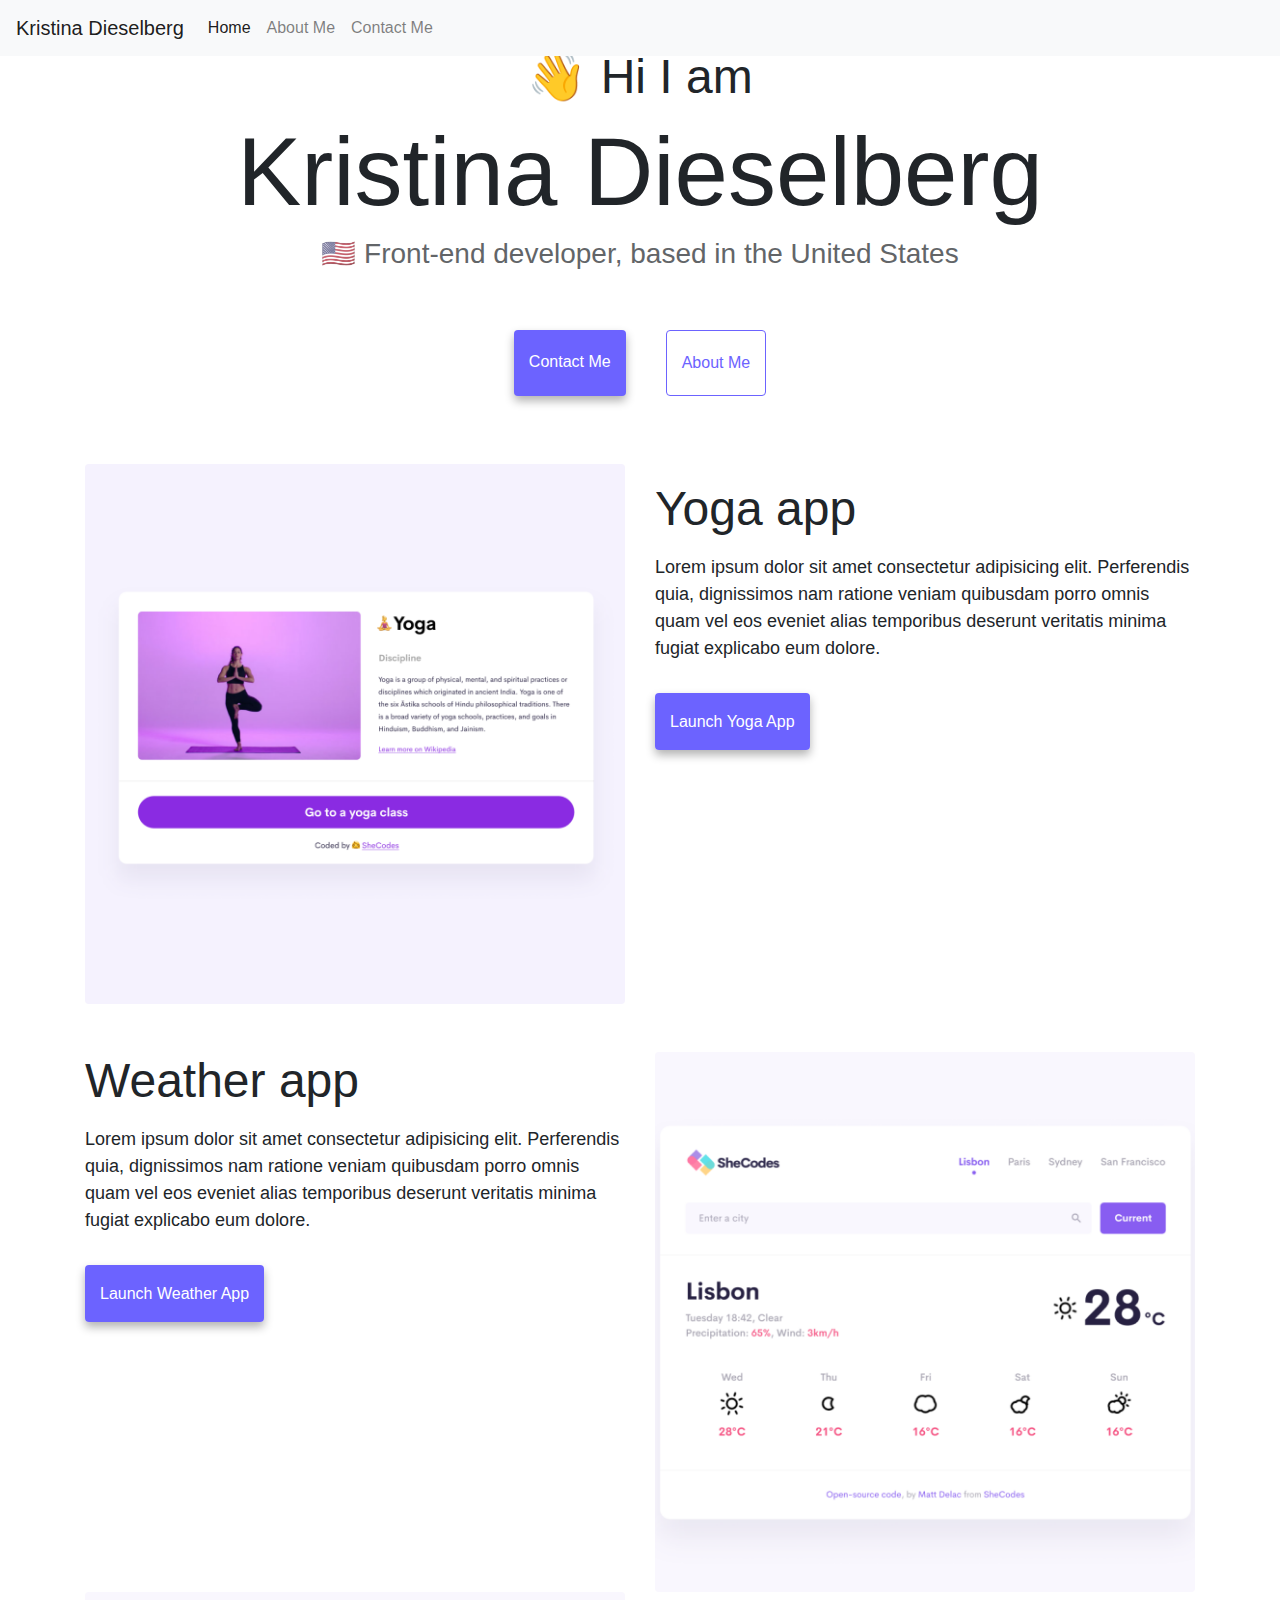
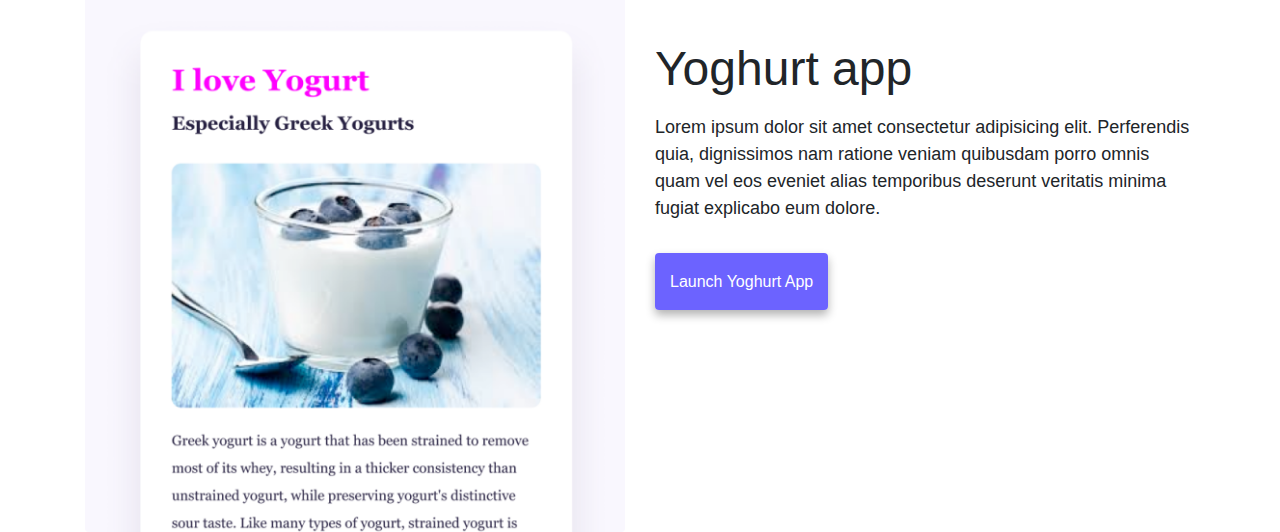
<file: index.html>
<!DOCTYPE html>
<html lang="en">
  <head>
    <meta charset="UTF-8" />
    <meta http-equiv="X-UA-Compatible" content="IE=edge" />
    <meta name="viewport" content="width=device-width, initial-scale=1.0" />
    <meta
      name="Description"
      content="Front-End Developer Kristina Dieselberg sample site homepage with work on yoga weather app and yoghurt"
    />
    <title>Front-End Developer Kristina Dieselberg</title>
    <link rel="stylesheet" href="style.css" />
    <link
      rel="stylesheet"
      href="https://cdn.jsdelivr.net/npm/bootstrap@4.4.1/dist/css/bootstrap.min.css"
      integrity="sha384-Vkoo8x4CGsO3+Hhxv8T/Q5PaXtkKtu6ug5TOeNV6gBiFeWPGFN9MuhOf23Q9Ifjh"
      crossorigin="anonymous"
    />
    <script
      src="https://code.jquery.com/jquery-3.4.1.slim.min.js"
      integrity="sha384-J6qa4849blE2+poT4WnyKhv5vZF5SrPo0iEjwBvKU7imGFAV0wwj1yYfoRSJoZ+n"
      crossorigin="anonymous"
    ></script>
    <script
      src="https://cdn.jsdelivr.net/npm/popper.js@1.16.0/dist/umd/popper.min.js"
      integrity="sha384-Q6E9RHvbIyZFJoft+2mJbHaEWldlvI9IOYy5n3zV9zzTtmI3UksdQRVvoxMfooAo"
      crossorigin="anonymous"
    ></script>
    <script
      src="https://cdn.jsdelivr.net/npm/bootstrap@4.4.1/dist/js/bootstrap.min.js"
      integrity="sha384-wfSDF2E50Y2D1uUdj0O3uMBJnjuUD4Ih7YwaYd1iqfktj0Uod8GCExl3Og8ifwB6"
      crossorigin="anonymous"
    ></script>
  </head>
  <body>
    <nav class="navbar navbar-expand-lg navbar-light bg-light fixed-top">
      <a class="navbar-brand" href="../index.html">Kristina Dieselberg</a>
      <button
        class="navbar-toggler"
        type="button"
        data-toggle="collapse"
        data-target="#navbarNavAltMarkup"
        aria-controls="navbarNavAltMarkup"
        aria-expanded="false"
        aria-label="Toggle navigation"
      >
        <span class="navbar-toggler-icon"></span>
      </button>
      <div class="collapse navbar-collapse" id="navbarNavAltMarkup">
        <div class="navbar-nav">
          <a class="nav-item nav-link active" href="#"
            >Home <span class="sr-only">(current)</span></a
          >
          <a class="nav-item nav-link" href="about.html">About Me</a>
          <a class="nav-item nav-link" href="about.html#contact">Contact Me</a>
        </div>
      </div>
    </nav>
    <h2 class="text-center mt-5">👋 Hi I am</h2>
    <h1 class="text-center">Kristina Dieselberg</h1>
    <h3 class="text-center">
      🇺🇸 Front-end developer, based in the United States
    </h3>
    <div class="navigation-links mb-5">
      <a
        href="about.html#contact"
        class="contact-link text-decoration-none"
        title="get in contact with me"
        >Contact me</a
      >
      <a
        href="about.html"
        class="about-link text-decoration-none"
        title="learn more about me"
        >About me</a
      >
    </div>
    <div class="container">
      <div class="row">
        <div class="col-md-6">
          <img
            src="images/yoga.png"
            alt="picture of yoga pose"
            class="img-fluid rounded"
          />
        </div>
        <div class="col-md-6">
          <h2 class="mb-3 mt-3">Yoga app</h2>
          <p class="launch-paragraph mb-5">
            Lorem ipsum dolor sit amet consectetur adipisicing elit. Perferendis
            quia, dignissimos nam ratione veniam quibusdam porro omnis quam vel
            eos eveniet alias temporibus deserunt veritatis minima fugiat
            explicabo eum dolore.
          </p>
          <a
            href="#"
            class="launch-buttons text-decoration-none"
            title="learn about yoga"
          >
            Launch Yoga app
          </a>
        </div>
        <div class="w-100"></div>
        <div class="col-md-6">
          <h2 class="mb-3 mt-5">Weather app</h2>

          <p class="launch-paragraph mb-5">
            Lorem ipsum dolor sit amet consectetur adipisicing elit. Perferendis
            quia, dignissimos nam ratione veniam quibusdam porro omnis quam vel
            eos eveniet alias temporibus deserunt veritatis minima fugiat
            explicabo eum dolore.
          </p>
          <a
            href="#"
            class="launch-buttons text-decoration-none"
            title="check the weather"
          >
            Launch Weather app
          </a>
        </div>
        <div class="col-md-6">
          <img
            src="images/weather.png"
            alt="weather application image photo"
            class="img-fluid mt-5 rounded"
          />
        </div>
        <div class="w-100"></div>
        <div class="col-md-6">
          <img
            src="images/yogurt.png"
            alt="image of yogurt"
            class="img-fluid rounded"
          />
        </div>
        <div class="col-md-6">
          <h2 class="mb-3 mt-5">Yoghurt app</h2>
          <p class="launch-paragraph mb-5">
            Lorem ipsum dolor sit amet consectetur adipisicing elit. Perferendis
            quia, dignissimos nam ratione veniam quibusdam porro omnis quam vel
            eos eveniet alias temporibus deserunt veritatis minima fugiat
            explicabo eum dolore.
          </p>
          <a
            href="#"
            class="launch-buttons mb-5 text-decoration-none"
            title="check out the best yoghurt"
          >
            Launch Yoghurt app
          </a>
        </div>
      </div>
    </div>
  </body>
</html>
</file>
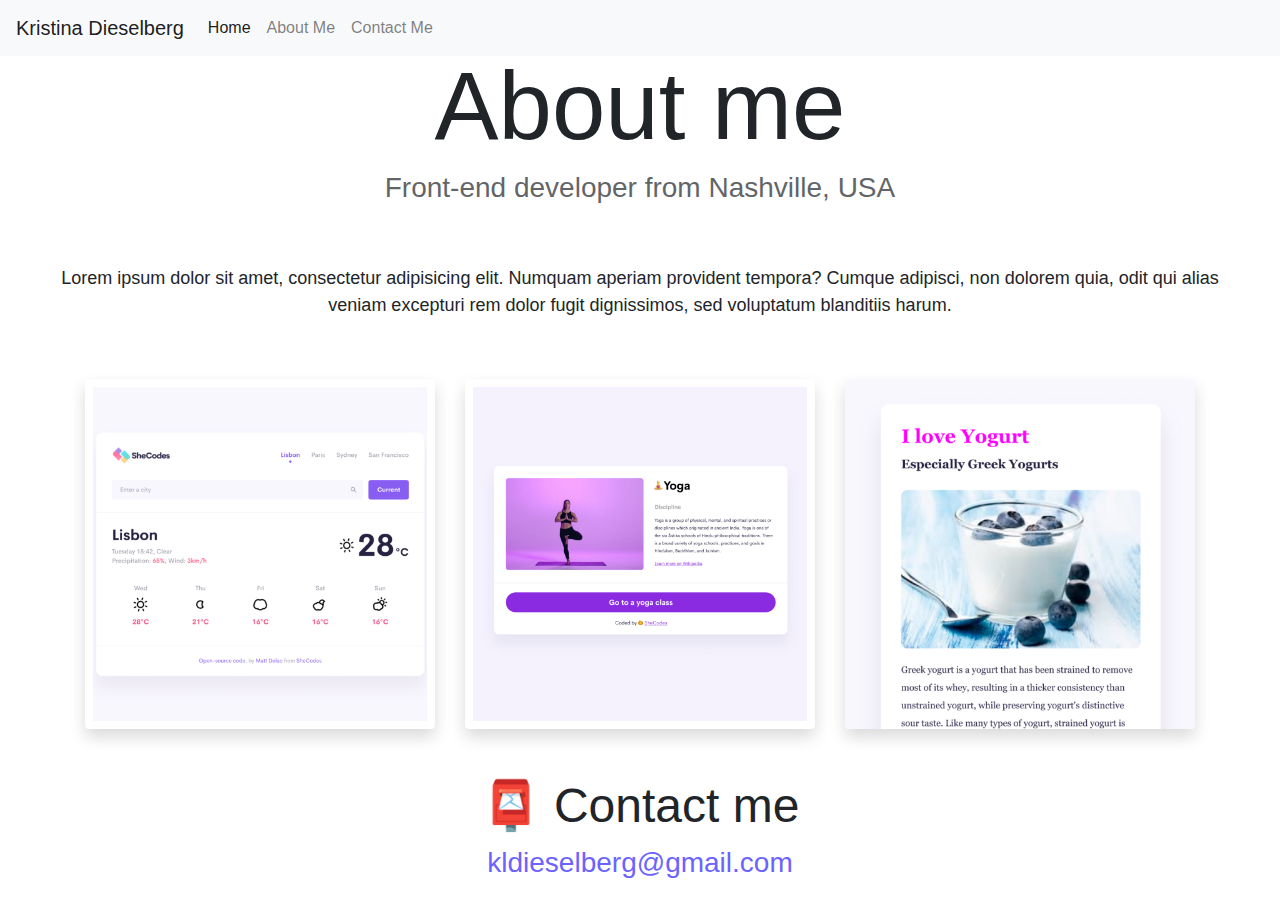
<file: about.html>
<!DOCTYPE html>
<html lang="en">
  <head>
    <meta charset="UTF-8" />
    <meta http-equiv="X-UA-Compatible" content="IE=edge" />
    <meta name="viewport" content="width=device-width, initial-scale=1.0" />
    <meta
      name="Description"
      content="Front-End Developer Kristina Dieselberg sample site about Kristina"
    />
    <link rel="stylesheet" href="style.css" />
    <link
      rel="stylesheet"
      href="https://cdn.jsdelivr.net/npm/bootstrap@4.4.1/dist/css/bootstrap.min.css"
      integrity="sha384-Vkoo8x4CGsO3+Hhxv8T/Q5PaXtkKtu6ug5TOeNV6gBiFeWPGFN9MuhOf23Q9Ifjh"
      crossorigin="anonymous"
    />
    <script
      src="https://code.jquery.com/jquery-3.4.1.slim.min.js"
      integrity="sha384-J6qa4849blE2+poT4WnyKhv5vZF5SrPo0iEjwBvKU7imGFAV0wwj1yYfoRSJoZ+n"
      crossorigin="anonymous"
    ></script>
    <script
      src="https://cdn.jsdelivr.net/npm/popper.js@1.16.0/dist/umd/popper.min.js"
      integrity="sha384-Q6E9RHvbIyZFJoft+2mJbHaEWldlvI9IOYy5n3zV9zzTtmI3UksdQRVvoxMfooAo"
      crossorigin="anonymous"
    ></script>
    <script
      src="https://cdn.jsdelivr.net/npm/bootstrap@4.4.1/dist/js/bootstrap.min.js"
      integrity="sha384-wfSDF2E50Y2D1uUdj0O3uMBJnjuUD4Ih7YwaYd1iqfktj0Uod8GCExl3Og8ifwB6"
      crossorigin="anonymous"
    ></script>
    <title>About Kristina</title>
  </head>
  <body>
    <nav class="navbar navbar-expand-lg navbar-light bg-light fixed-top">
      <a class="navbar-brand" href="../index.com">Kristina Dieselberg</a>
      <button
        class="navbar-toggler"
        type="button"
        data-toggle="collapse"
        data-target="#navbarNavAltMarkup"
        aria-controls="navbarNavAltMarkup"
        aria-expanded="false"
        aria-label="Toggle navigation"
      >
        <span class="navbar-toggler-icon"></span>
      </button>
      <div class="collapse navbar-collapse" id="navbarNavAltMarkup">
        <div class="navbar-nav">
          <a class="nav-item nav-link active" href="index.html"
            >Home <span class="sr-only">(current)</span></a
          >
          <a class="nav-item nav-link" href="about.html">About Me</a>
          <a class="nav-item nav-link" href="about.html#contact">Contact Me</a>
        </div>
      </div>
    </nav>
    <h1 class="text-center mt-5">About me</h1>
    <h3 class="text-center">Front-end developer from Nashville, USA</h3>
    <div class="about-paragraphs text-center">
      <p class="bg-white">
        Lorem ipsum dolor sit amet, consectetur adipisicing elit. Numquam
        aperiam provident tempora? Cumque adipisci, non dolorem quia, odit qui
        alias veniam excepturi rem dolor fugit dignissimos, sed voluptatum
        blanditiis harum.
      </p>
    </div>
    <div class="container">
      <div class="row">
        <div class="col-sm-4">
          <img src="images/weather.png" class="img-fluid p-2 shadow rounded" />
        </div>
        <div class="col-sm-4">
          <img src="images/yoga.png" class="img-fluid p-2 shadow rounded" />
        </div>
        <div class="col-sm-4">
          <img src="images/yogurt.png" class="img-fluid p=2 shadow rounded" />
        </div>
      </div>
    </div>

    <div id="contact">
      <h2 class="text-center mt-5">📮 Contact me</h2>
      <a href="mailto:[email]" class="email-link"> kldieselberg@gmail.com </a>
    </div>
  </body>
</html>
</file>
<file: style.css>
:root {
  --primary-color: #6c63ff;
  --secondary-color: #f5f2fe;
  --box-shadow: 0 5px 10px rgba(0, 0, 0, 0.3);
}

body {
  margin: 100px 0;
  width: 100%;
  display: block;
}

h1,
h2,
h3 {
  margin: 0;
}

h1 {
  font-size: 96px !important;
}

h2 {
  font-size: 48px !important;
}
h3 {
  font-size: 24px;
  opacity: 0.7;
}

p {
  background: var(--secondary-color);
  padding: 20px;
  border-radius: 4px;
  font-size: 18px;
  line-height: 1.5;
  text-align: center;
}

.navigation-links {
  display: flex;
  margin-top: 40px;
  justify-content: center;
}

.navigation-links a {
  margin: 20px;
  border-radius: 4px;
  padding: 20px 15px;
  text-decoration: none;
  text-transform: capitalize;
}

.contact-link {
  background: var(--primary-color);
  box-shadow: var(--box-shadow);
  color: white;
}

.about-link {
  color: var(--primary-color);
  border: 1px solid var(--primary-color);
}

.homepage-link {
  color: var(--primary-color);
  text-align: center;
  display: block;
}

.email-link {
  display: flex;
  justify-content: center;
  color: var(--primary-color);
  font-size: 28px;
  text-decoration: none;
}

.email-link:hover {
  text-decoration: underline;
}
.launch-buttons {
  text-decoration: none;
  background-color: var(--primary-color);
  box-shadow: var(--box-shadow);
  border-radius: 4px;
  color: white;
  padding: 20px 15px;
  text-transform: capitalize;
  margin-top: 48px;
  margin-bottom: 48px;
}
.launch-paragraph {
  background: none;
  text-align: left;
  margin: 0px 0px 16px 0px;
  padding: 0px 0px 0px 0px;
}
.about-paragraphs {
  display: flex;
  margin: 30px 0;
}

.about-paragraphs p {
  margin: 10px;
}
</file>
